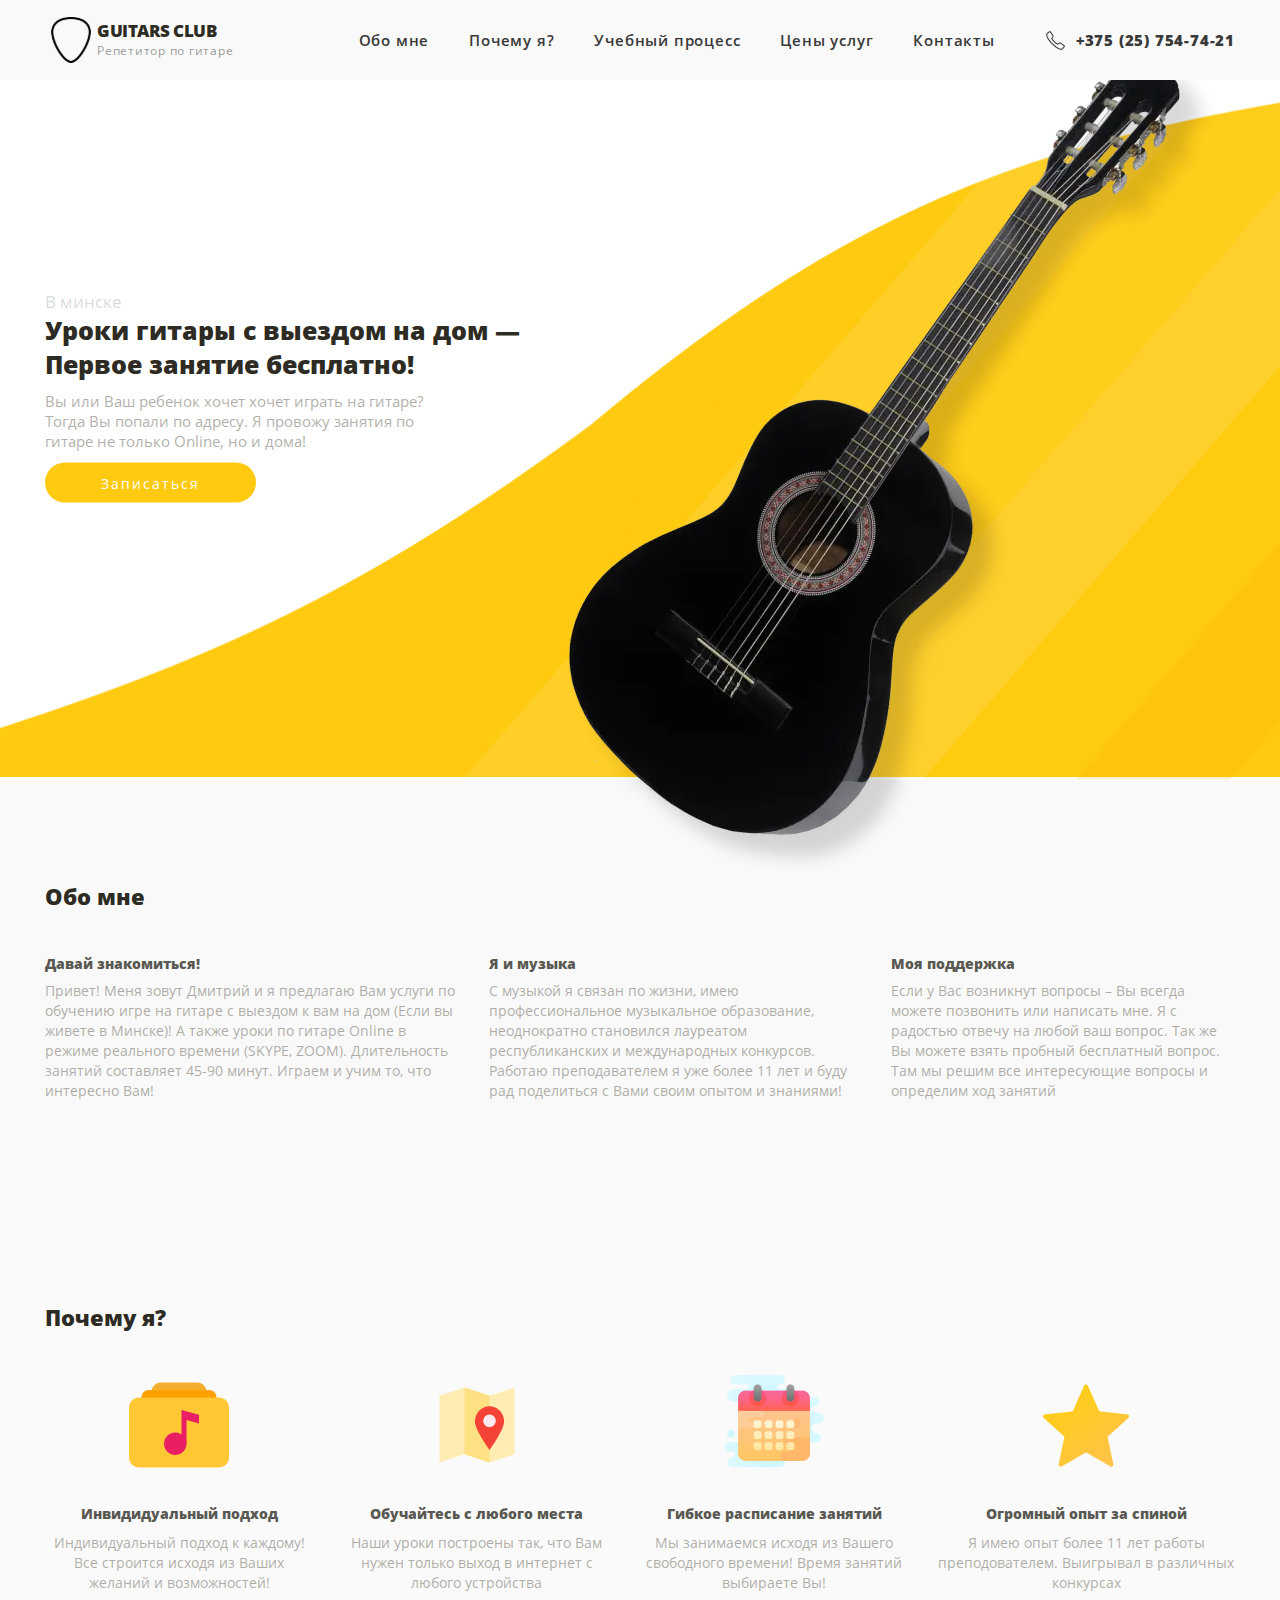
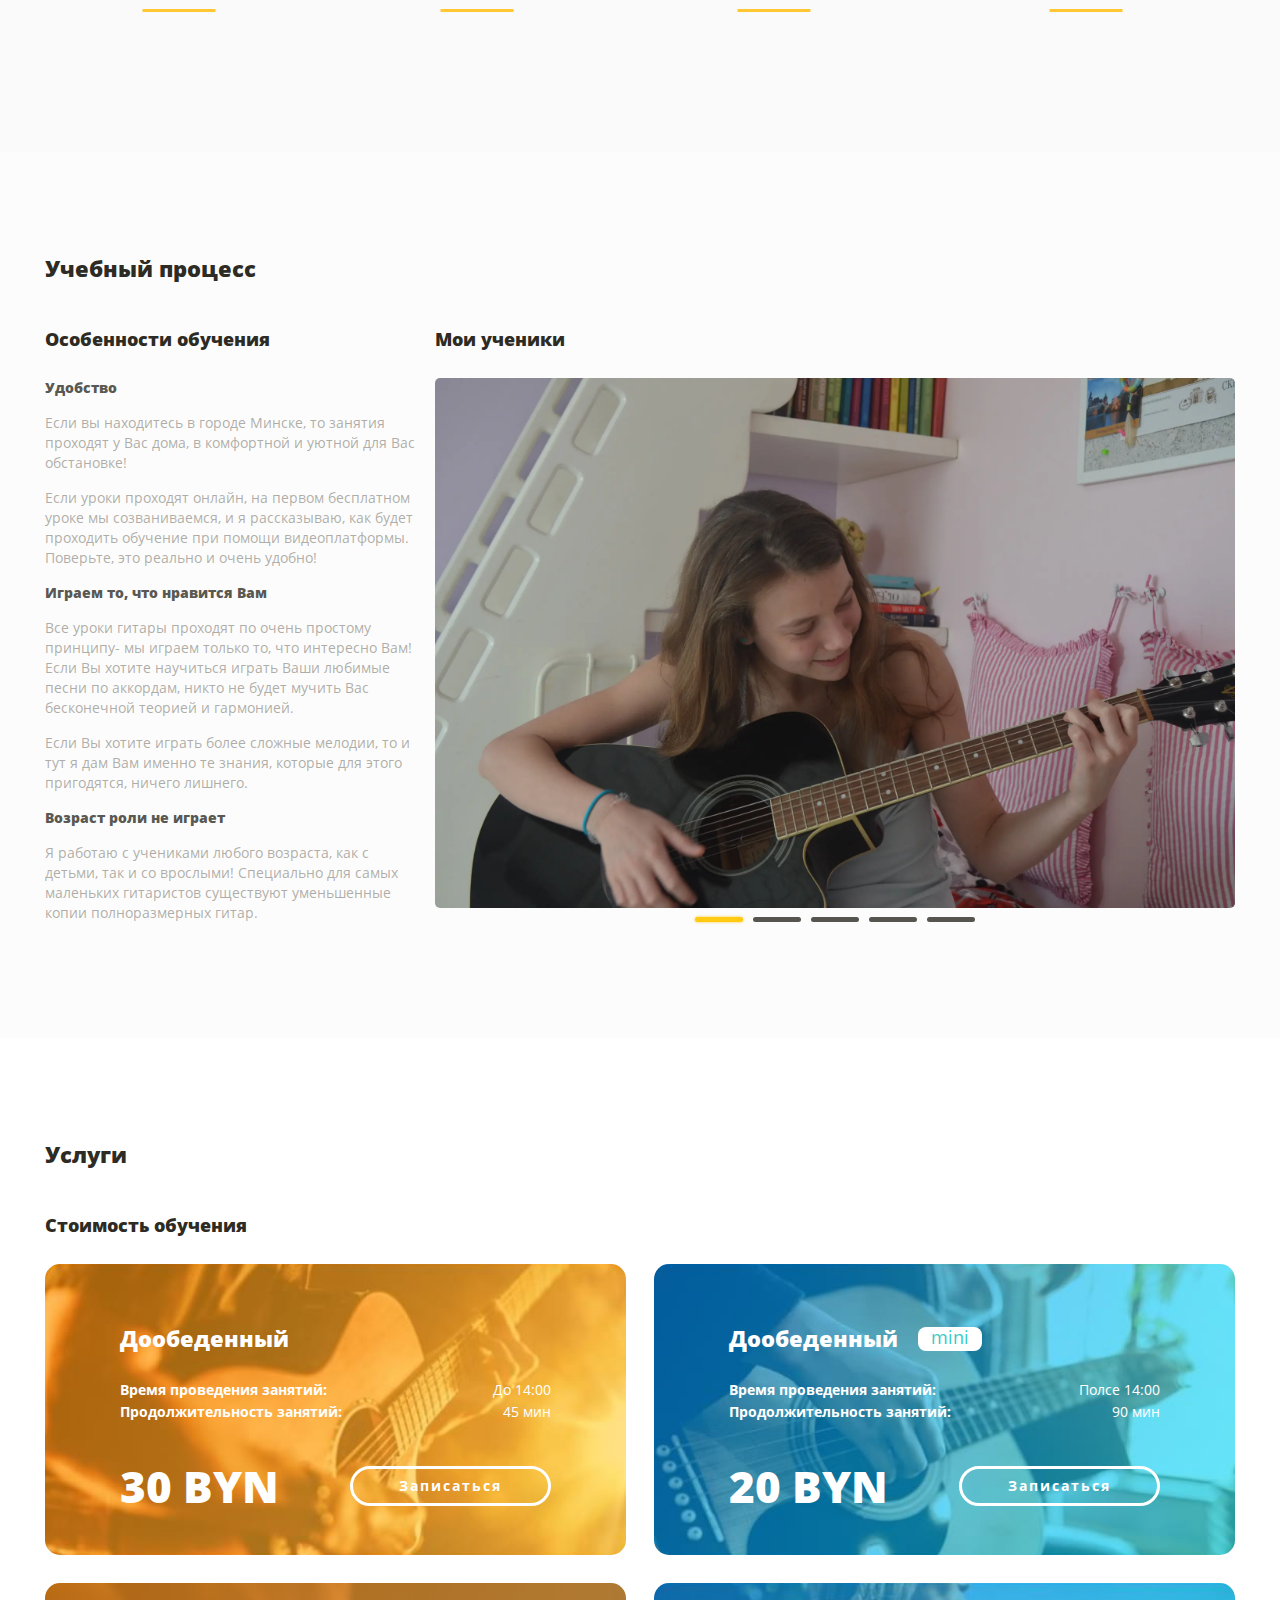
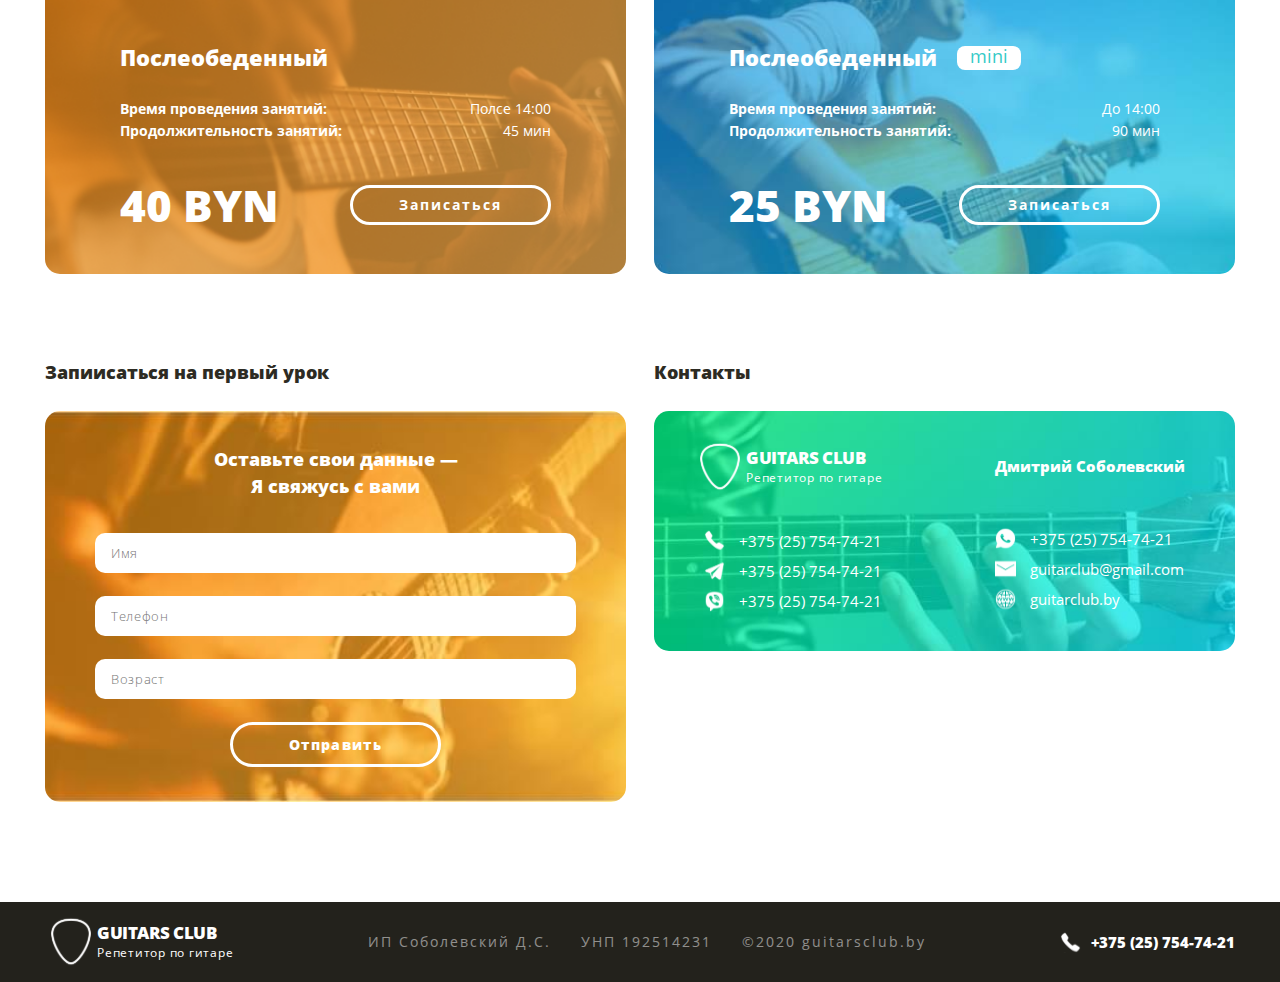
<file: index.html>
<!DOCTYPE html><html lang="ru">	<head>	<meta charset="utf-8" />	<meta name="viewport" content="width=device-width, initial-scale=1.0, maximum-scale=1.0, user-scalable=0" />	<meta name="description" content="" />	<meta name="author" content="" />	<meta name="Address" content="" />	<link rel="icon" href="img/icons/header/fav.png" type="" />	<meta name="description" content="" />	<meta name="keywords" content="" />	<meta name="robots" content="index, follow" />	<meta name="Copyright" content="" />	<meta name="application-name" content="" />	<!-- локализация сайта, для русскоязычного сайта ru_RU -->	<meta property="og:locale" content="ru_RU" />	<!-- тип контента, по умолчанию используется article -->	<meta property="og:type" content="article" />	<!-- заголовок страницы, который будет выводится в записи социальной сети -->	<meta property="og:title" content="" />	<!-- описание страницы -->	<meta property="og:description" content="" />	<!-- <meta property="og:image" content="https://motodrive.by/img/favicon.png" /> -->	<!-- <meta property="og:url" content="https://motodrive.by/" /> -->	<meta name="twitter:card" content="summary" />	<meta name="twitter:site" content="" />	<meta property="og:site_name" content="" />	<meta name="twitter:title" content="" />	<meta name="twitter:description" content="" />	<!-- <link rel="icon" href="https://motodrive.by/img/favicon.png" /> -->	<link rel="stylesheet" href="css/style.css" />	<meta name="googlebot" content="index, follow, max-snippet:-1, max-image-preview:large, max-video-preview:-1" />	<meta name="bingbot" content="index, follow, max-snippet:-1, max-image-preview:large, max-video-preview:-1" />	<title>GiutarsClub</title></head>	<body>		<div class="wrapper">			<div id="preloader"></div>			<link rel="stylesheet" href="../css/style.min.css" /><header class="header">	<div class="header__container _container">		<div class="header__body">			<div class="header__logo logo">				<div class="logo__photo"><picture><source srcset="img/icons/header/med.svg" type="image/webp"><img src="img/icons/header/med.svg" alt="logo" /></picture></div>				<a class="logo__text scrollto" href="#mainblock">					<div class="logo__main">GUITARS CLUB</div>					<div class="logo__sub">Репетитор по гитаре</div>				</a>			</div>			<div class="menu__icon icon-menu">				<span></span>			</div>			<div class="header__menu menu">				<nav class="menu__body">					<ul class="menu__list">						<li><a href="#about" class="menu__link hover scrollto">Обо мне</a></li>						<li><a href="#advan" class="menu__link hover scrollto">Почему я?</a></li>						<li><a href="#learn" class="menu__link hover scrollto">Учебный процесс</a></li>						<li><a href="#products" class="menu__link hover scrollto">Цены услуг</a></li>						<li><a href="#contacts" class="menu__link hover scrollto">Контакты</a></li>						<li>							<a href="tel:+375257547421" class="menu__link"><picture><source srcset="img/icons/header/phone.svg" type="image/webp"><img src="img/icons/header/phone.svg" alt="phone" /></picture>+375 (25) 754-74-21</a>						</li>					</ul>				</nav>			</div>		</div>	</div></header>			<main class="page">				<div class="mainblock" id="mainblock">					<div class="mainblock__container _container">						<div class="mainblock__content">							<div class="mainblock__inf inf">								<p>В минске</p>								<h1>									Уроки гитары с выездом на дом — <br />									Первое занятие бесплатно!								</h1>								<h2>									Вы или Ваш ребенок хочет хочет играть на гитаре? Тогда Вы попали по адресу. Я провожу занятия по гитаре не только Online, но и дома!								</h2>								<a href="#contacts" class="scrollto">Записаться</a>							</div>						</div>					</div>					<div class="mainblock__image">						<picture><source srcset="img/guitar.webp" type="image/webp"><img src="img/guitar.png" alt="" /></picture>					</div>				</div>				<div class="content">					<section id="about" class="about">						<div class="about__container _container">							<div class="about__content section-content">								<div class="about__title section-title">Обо мне</div>								<div class="about__inf inf-about">									<div class="inf-about__item">										<h3>Давай знакомиться!</h3>										<p>											Привет! Меня зовут Дмитрий и я предлагаю Вам услуги по обучению игре на гитаре с выездом к вам на дом (Если вы живете в Минске)!											А также уроки по гитаре Online в режиме реального времени (SKYPE, ZOOM). Длительность занятий составляет 45-90 минут. Играем и											учим то, что интересно Вам!										</p>									</div>									<div class="inf-about__item">										<h3>Я и музыка</h3>										<p>											С музыкой я связан по жизни, имею профессиональное музыкальное образование, неоднократно становился лауреатом республиканских и											международных конкурсов. Работаю преподавателем я уже более 11 лет и буду рад поделиться с Вами своим опытом и знаниями!										</p>									</div>									<div class="inf-about__item">										<h3>Моя поддержка</h3>										<p>											Если у Вас возникнут вопросы – Вы всегда можете позвонить или написать мне. Я с радостью отвечу на любой ваш вопрос. Так же Вы											можете взять пробный бесплатный вопрос. Там мы решим все интересующие вопросы и определим ход занятий										</p>									</div>								</div>							</div>						</div>					</section>					<section id="advan" class="advan">						<div class="advan__container _container">							<div class="advan__content section-content">								<div class="advan__title section-title">Почему я?</div>								<div class="advan__inf inf-advan">									<div class="inf-advan__item">										<div class="icon"><picture><source srcset="img/icons/icon1.svg" type="image/webp"><img src="img/icons/icon1.svg" alt="" /></picture></div>										<h3>Инвидидуальный подход</h3>										<p>Индивидуальный подход к каждому! Все строится исходя из Ваших желаний и возможностей!</p>										<span></span>									</div>									<div class="inf-advan__item">										<div class="icon"><picture><source srcset="img/icons/icon2.svg" type="image/webp"><img src="img/icons/icon2.svg" alt="" /></picture></div>										<h3>Обучайтесь с любого места</h3>										<p>Наши уроки построены так, что Вам нужен только выход в интернет с любого устройства</p>										<span></span>									</div>									<div class="inf-advan__item">										<div class="icon"><picture><source srcset="img/icons/icon3.svg" type="image/webp"><img src="img/icons/icon3.svg" alt="" /></picture></div>										<h3>Гибкое расписание занятий</h3>										<p>Мы занимаемся исходя из Вашего свободного времени! Время занятий выбираете Вы!</p>										<span></span>									</div>									<div class="inf-advan__item">										<div class="icon"><picture><source srcset="img/icons/icon4.svg" type="image/webp"><img src="img/icons/icon4.svg" alt="" /></picture></div>										<h3>Огромный опыт за спиной</h3>										<p>Я имею опыт более 11 лет работы преподователем. Выигрывал в различных конкурсах</p>										<span></span>									</div>								</div>							</div>						</div>					</section>					<section id="learn" class="learn">						<div class="learn__container _container">							<div class="learn__content section-content">								<div class="learn__title section-title">Учебный процесс</div>								<div class="learn__container">									<div class="learn__column column-learn">										<h3>Особенности обучения</h3>										<div class="column-learn__gal">											<div class="column-learn__item">												<h4>Удобство</h4>												<p>Если вы находитесь в городе Минске, то занятия проходят у Вас дома, в комфортной и уютной для Вас обстановке!</p>												<p>													Если уроки проходят онлайн, на первом бесплатном уроке мы созваниваемся, и я рассказываю, как будет проходить обучение при													помощи видеоплатформы. Поверьте, это реально и очень удобно!												</p>											</div>											<div class="column-learn__item">												<h4>Играем то, что нравится Вам</h4>												<p>													Все уроки гитары проходят по очень простому принципу- мы играем только то, что интересно Вам! Если Вы хотите научиться													играть Ваши любимые песни по аккордам, никто не будет мучить Вас бесконечной теорией и гармонией.												</p>												<p>													Если Вы хотите играть более сложные мелодии, то и тут я дам Вам именно те знания, которые для этого пригодятся, ничего													лишнего.												</p>											</div>											<div class="column-learn__item">												<h4>Возраст роли не играет</h4>												<p>													Я работаю с учениками любого возраста, как с детьми, так и со врослыми! Специально для самых маленьких гитаристов существуют													уменьшенные копии полноразмерных гитар.												</p>											</div>										</div>									</div>									<div class="learn__column">										<h3>Мои ученики</h3>										<div class="slider">											<div class="slider__item"><picture><source srcset="img/slider/slide.webp" type="image/webp"><img src="img/slider/slide.jpg" alt="" /></picture></div>											<div class="slider__item"><picture><source srcset="img/slider/slide.webp" type="image/webp"><img src="img/slider/slide.jpg" alt="" /></picture></div>											<div class="slider__item"><picture><source srcset="img/slider/slide.webp" type="image/webp"><img src="img/slider/slide.jpg" alt="" /></picture></div>											<div class="slider__item"><picture><source srcset="img/slider/slide.webp" type="image/webp"><img src="img/slider/slide.jpg" alt="" /></picture></div>											<div class="slider__item"><picture><source srcset="img/slider/slide.webp" type="image/webp"><img src="img/slider/slide.jpg" alt="" /></picture></div>										</div>									</div>								</div>							</div>						</div>					</section>					<section id="products" class="products">						<div class="products__container _container">							<div class="products__content section-content">								<div class="products__title section-title">Услуги</div>								<div class="products__container">									<h3>Стоимость обучения</h3>									<div class="products__diff">										<div class="products__item item-product">											<div class="item-product__column">												<h4>Дообеденный</h4>											</div>											<div class="item-product__column">												<div class="item-product__inf">													<h5>Время проведения занятий:</h5>													<p>До 14:00</p>												</div>												<div class="item-product__inf">													<h5>Продолжительность занятий:</h5>													<p>45 мин</p>												</div>											</div>											<div class="item-product__column">												<div class="price">30 BYN</div>												<a href="#contacts" class="scrollto">Записаться</a>											</div>										</div>										<div class="products__item item-product">											<div class="item-product__column mini__column">												<h4>Дообеденный</h4>												<div class="mini">mini</div>											</div>											<div class="item-product__column">												<div class="item-product__inf">													<h5>Время проведения занятий:</h5>													<p>Полсе 14:00</p>												</div>												<div class="item-product__inf">													<h5>Продолжительность занятий:</h5>													<p>90 мин</p>												</div>											</div>											<div class="item-product__column">												<div class="price">20 BYN</div>												<a href="#contacts" class="scrollto">Записаться</a>											</div>										</div>										<div class="products__item item-product">											<div class="item-product__column">												<h4>Послеобеденный</h4>											</div>											<div class="item-product__column">												<div class="item-product__inf">													<h5>Время проведения занятий:</h5>													<p>Полсе 14:00</p>												</div>												<div class="item-product__inf">													<h5>Продолжительность занятий:</h5>													<p>45 мин</p>												</div>											</div>											<div class="item-product__column">												<div class="price">40 BYN</div>												<a href="#contacts" class="scrollto">Записаться</a>											</div>										</div>										<div class="products__item item-product">											<div class="item-product__column mini__column">												<h4>Послеобеденный</h4>												<div class="mini">mini</div>											</div>											<div class="item-product__column">												<div class="item-product__inf">													<h5>Время проведения занятий:</h5>													<p>До 14:00</p>												</div>												<div class="item-product__inf">													<h5>Продолжительность занятий:</h5>													<p>90 мин</p>												</div>											</div>											<div class="item-product__column">												<div class="price">25 BYN</div>												<a href="#contacts" class="scrollto">Записаться</a>											</div>										</div>									</div>									<div class="products__column column-products" id="contacts">										<div class="column-products__item">											<h3>Запиисаться на первый урок</h3>											<div class="form">												<form id="form" action="#" class="form__body">													<div class="form__title">														Оставьте свои данные — <br />														Я свяжусь с вами													</div>													<div class="form__item">														<input data-validate-field="name" type="text" id="forName" name="name" class="form__input _req" placeholder="Имя" />													</div>													<div class="form__item">														<input															data-validate-field="tel"															type="tel"															id="forPhone"															name="phone"															class="form__input _req _phone"															placeholder="Телефон"														/>													</div>													<div class="form__item">														<input															data-validate-field="age"															type="number"															id="forEmail"															name="Age"															class="form__input _age _req"															placeholder="Возраст"														/>													</div>													<button type="submit" class="form__button">Отправить</button>												</form>											</div>										</div>										<div class="column-products__item">											<h3>Контакты</h3>											<div class="column-products__contacts contacts-column">												<div class="contacts-column__body">													<div class="contacts-column__item">														<div class="contacts__logo logo">															<div class="logo__photo"><picture><source srcset="img/medwhite.svg" type="image/webp"><img src="img/medwhite.svg" alt="logo" /></picture></div>															<div class="logo__text">																<div class="logo__main">GUITARS CLUB</div>																<div class="logo__sub">Репетитор по гитаре</div>															</div>														</div>														<div class="contacts__links link">															<a class="link__item" href="tel:+375257547421" target="_blank">																<div class="link__item-photo"><picture><source srcset="img/phone-white.svg" type="image/webp"><img src="img/phone-white.svg" alt="" /></picture></div>																+375 (25) 754-74-21 </a															><a class="link__item" href="tg://resolve?domain=<375257547421>" target="_blank">																<div class="link__item-photo"><picture><source srcset="img/icons/telegram.svg" type="image/webp"><img src="img/icons/telegram.svg" alt="" /></picture></div>																+375 (25) 754-74-21 </a															><a class="link__item" href="viber://chat/?number=+375257547421">																<div class="link__item-photo"><picture><source srcset="img/icons/viber.svg" type="image/webp"><img src="img/icons/viber.svg" alt="" /></picture></div>																+375 (25) 754-74-21															</a>														</div>													</div>													<div class="contacts-column__item">														<div class="contacts__name">Дмитрий Соболевский</div>														<div class="contacts__links link">															<a class="link__item" href="https://api.whatsapp.com/send?phone=+375257547421">																<div class="link__item-photo"><picture><source srcset="img/icons/whatsapp.svg" type="image/webp"><img src="img/icons/whatsapp.svg" alt="" /></picture></div>																+375 (25) 754-74-21 </a															><a class="link__item" href="mailto:guitarclub@gmail.com">																<div class="link__item-photo"><picture><source srcset="img/icons/mail.svg" type="image/webp"><img src="img/icons/mail.svg" alt="" /></picture></div>																guitarclub@gmail.com</a															><a class="link__item scrollto" href="#mainblock">																<div class="link__item-photo"><picture><source srcset="img/icons/site.svg" type="image/webp"><img src="img/icons/site.svg" alt="" /></picture></div>																guitarclub.by															</a>														</div>													</div>												</div>											</div>										</div>									</div>								</div>							</div>						</div>					</section>				</div>			</main>			<footer class="footer">	<div class="footer__container _container">		<div class="footer__content">			<div class="footer__body">				<a href="#mainblock" class="footer__logo header__logo logo scrollto">					<div class="logo__photo"><picture><source srcset="img/medwhite.svg" type="image/webp"><img src="img/medwhite.svg" alt="logo" /></picture></div>					<div class="logo__text">						<div class="logo__main">GUITARS CLUB</div>						<div class="logo__sub">Репетитор по гитаре</div>					</div>				</a>				<div class="footer__column column-footer">					<div class="column-footer__item">ИП Соболевский Д.С.</div>					<div class="column-footer__item">УНП 192514231</div>					<div class="column-footer__item">©2020 <a href="#mainblock" class="scrollto">guitarsclub.by</a></div>				</div>				<div class="footer__phone media">					<a href="tel:+375257547421" class="phone scrollto"><picture><source srcset="img/phone-white.svg" type="image/webp"><img src="img/phone-white.svg" alt="phone" /></picture>+375 (25) 754-74-21</a>				</div>				<div class="column-copy">©2020 <a href="#mainblock" class="scrollto">guitarsclub.by</a></div>			</div>		</div>	</div></footer>		</div>				<script src="js/script.js"></script>	</body></html>
</file>
<file: css/style.css>
@charset "UTF-8";

/*Обнуление*/

* {
  padding: 0;
  margin: 0;
  border: 0;
}

*,
*:before,
*:after {
  -webkit-box-sizing: border-box;
  box-sizing: border-box;
}

:focus,
:active {
  outline: none;
}

a:focus,
a:active {
  outline: none;
}

nav,
footer,
header,
aside {
  display: block;
}

html,
body {
  height: 100%;
  width: 100%;
  font-size: 100%;
  line-height: 1;
  font-size: 14px;
  -ms-text-size-adjust: 100%;
  -moz-text-size-adjust: 100%;
  -webkit-text-size-adjust: 100%;
}

input,
button,
textarea {
  font-family: inherit;
}

input::-ms-clear {
  display: none;
}

button {
  cursor: pointer;
}

button::-moz-focus-inner {
  padding: 0;
  border: 0;
}

a,
a:visited {
  text-decoration: none;
}

a:hover {
  text-decoration: none;
}

ul li {
  list-style: none;
}

img {
  vertical-align: top;
}

h1,
h2,
h3,
h4,
h5,
h6 {
  font-weight: 400;
}

/* -------------------------fONTScONV-------------------- */

@font-face {
  font-family: "OpenSans";
  font-display: swap;
  src: url("../fonts/OpenSans-Bold.woff") format("woff"), url("../fonts/OpenSans-Bold.woff2") format("woff2");
  font-weight: 700;
  font-style: normal;
}

@font-face {
  font-family: "OpenSans";
  font-display: swap;
  src: url("../fonts/OpenSans-ExtraBold.woff") format("woff"), url("../fonts/OpenSans-ExtraBold.woff2") format("woff2");
  font-weight: 800;
  font-style: normal;
}

@font-face {
  font-family: "OpenSans";
  font-display: swap;
  src: url("../fonts/OpenSans-Light.woff") format("woff"), url("../fonts/OpenSans-Light.woff2") format("woff2");
  font-weight: 300;
  font-style: normal;
}

@font-face {
  font-family: "OpenSans";
  font-display: swap;
  src: url("../fonts/OpenSans-Regular.woff") format("woff"), url("../fonts/OpenSans-Regular.woff2") format("woff2");
  font-weight: 400;
  font-style: normal;
}

@font-face {
  font-family: "OpenSans";
  font-display: swap;
  src: url("../fonts/OpenSans-SemiBold.woff") format("woff"), url("../fonts/OpenSans-SemiBold.woff2") format("woff2");
  font-weight: 600;
  font-style: normal;
}

/* ------------------ibg-------------------- */

.ibg {
  background-position: center;
  background-size: cover;
  background-repeat: no-repeat;
  position: relative;
}

.ibg img {
  width: 0;
  height: 0;
  position: absolute;
  top: 0;
  left: 0;
  opacity: 0;
  visibility: hidden;
}

#progress_line {
  position: fixed;
  left: 0;
  top: 0;
  width: 0%;
  height: 4px;
  background: red;
}

/* ------------------Font-------------------- */

/*----------Переменные------------------- */

/*----------Переменные------------------- */

body {
  color: #000;
  font-size: 14px;
  font-family: "OpenSans", sans-serif;
  letter-spacing: 2px;
  overflow: auto;
}

body.active {
  overflow-y: scroll;
}

body._lock {
  overflow: hidden;
}

.wrapper {
  width: 100%;
  min-height: 100%;
  overflow: hidden;
  display: -webkit-box;
  display: -ms-flexbox;
  display: flex;
  -webkit-box-orient: vertical;
  -webkit-box-direction: normal;
      -ms-flex-direction: column;
          flex-direction: column;
}

.page {
  position: relative;
}

._container {
  max-width: 1230px;
  margin: 0 auto;
  padding: 0 20px;
}

.logo {
  display: -webkit-box;
  display: -ms-flexbox;
  display: flex;
  -webkit-box-align: center;
      -ms-flex-align: center;
          align-items: center;
  position: relative;
  z-index: 3;
  cursor: pointer;
}

.logo:hover .logo__main,
.logo:hover .logo__sub {
  color: #ffc734;
  -webkit-transition: 0.3s;
  -o-transition: 0.3s;
  transition: 0.3s;
}

.header {
  position: fixed;
  min-width: 100%;
  top: 0;
  left: 0;
  z-index: 50;
}

.header::before {
  content: "";
  background-color: #f9f9f9;
  position: absolute;
  z-index: 2;
  top: 0;
  left: 0;
  width: 100%;
  height: 100%;
}

.header__body {
  height: 80px;
  display: -webkit-box;
  display: -ms-flexbox;
  display: flex;
  -webkit-box-pack: justify;
      -ms-flex-pack: justify;
          justify-content: space-between;
  -webkit-box-align: center;
      -ms-flex-align: center;
          align-items: center;
  position: relative;
}

.header__logo .logo__main {
  font-size: calc(15px + 3 * ((100vw - 320px) / 1570));
  font-weight: 800;
  line-height: 20px;
  letter-spacing: -0.5px;
  color: #2d2b23;
}

.header__logo .logo__sub {
  font-size: calc(10px + 4 * ((100vw - 320px) / 1570));
  font-weight: 400;
  font-stretch: normal;
  font-style: normal;
  letter-spacing: 0.75px;
  color: rgba(54, 54, 54, 0.5);
  line-height: 19px;
}

.header__menu {
  position: relative;
}

.menu__icon {
  display: none;
}

.menu__body {
  display: -webkit-box;
  display: -ms-flexbox;
  display: flex;
}

.menu__list {
  display: -webkit-box;
  display: -ms-flexbox;
  display: flex;
  position: relative;
  z-index: 3;
}

.menu__link {
  font-size: calc(15px + 0 * ((100vw - 320px) / 1570));
  font-weight: 600;
  font-stretch: normal;
  font-style: normal;
  line-height: normal;
  letter-spacing: 0.8px;
  text-align: left;
  color: #393939;
  margin: 0 20px 0 0px;
}

.menu__link:last-child:hover {
  color: #ffc734;
  -webkit-transition: 0.3s;
  -o-transition: 0.3s;
  transition: 0.3s;
}

.menu__link:last-child img {
  margin: 0 10px 0;
}

.menu__link.hover:hover {
  color: #ffca0f;
  -webkit-transition: 0.3s;
  -o-transition: 0.3s;
  transition: 0.3s;
}

.menu .contact {
  position: relative;
  display: -webkit-box;
  display: -ms-flexbox;
  display: flex;
  -webkit-box-align: center;
      -ms-flex-align: center;
          align-items: center;
  z-index: 3;
  margin-left: 50px;
}

.menu .contact .contact__photo {
  margin-right: 10px;
}

.menu .contact .contact__phone {
  font-size: calc(10px + 5 * ((100vw - 320px) / 1570));
  font-weight: 800;
  cursor: pointer;
}

.menu__list li:last-child a {
  font-weight: 900;
}

.mainblock {
  height: 780px;
  background-color: #ffc53475;
  background: url("../img/wave2yel.png");
  background-position: bottom;
  background-size: cover;
  background-repeat: no-repeat;
  position: relative;
}

.mainblock__inf {
  position: absolute;
  top: 50%;
  -webkit-transform: translateY(-50%);
      -ms-transform: translateY(-50%);
          transform: translateY(-50%);
}

.mainblock__image {
  position: absolute;
  top: 45px;
  right: -55px;
  z-index: 54;
}

.mainblock__image.active {
  z-index: 4;
}

.mainblock__inf {
  max-width: 637px;
}

.mainblock__inf p {
  font-size: calc(13px + 4 * ((100vw - 320px) / 1570));
  font-size: 17px;
  font-weight: normal;
  font-stretch: normal;
  font-style: normal;
  line-height: normal;
  letter-spacing: normal;
  color: rgba(49, 55, 73, 0.2);
}

.mainblock__inf h1 {
  font-size: calc(17px + 13 * ((100vw - 320px) / 1570));
  font-weight: 800;
  font-stretch: normal;
  font-style: normal;
  line-height: normal;
  letter-spacing: normal;
  color: #2d2b23;
}

.mainblock__inf h2 {
  margin-top: 10px;
  font-size: calc(12px + 3 * ((100vw - 320px) / 1570));
  color: rgba(101, 95, 85, 0.5);
  letter-spacing: 0%;
  max-width: 404px;
  font-size: 15px;
  font-weight: normal;
  font-stretch: normal;
  font-style: normal;
  line-height: normal;
  letter-spacing: normal;
  margin-bottom: 26px;
}

.mainblock__inf a {
  width: 216px;
  height: 43.4px;
  margin: 12px 351px 0 0;
  padding: 11px 56px 9.6px 56px;
  border-radius: 100px;
  background-color: #ffca0f;
  color: #ffffff;
}

.about {
  background: #f9f9f9;
}

.section-content {
  padding: 100px 0;
}

.section-title {
  font-size: calc(18px + 7 * ((100vw - 320px) / 1570));
  font-style: normal;
  font-weight: 800;
  line-height: 34px;
  letter-spacing: 0em;
  text-align: left;
  margin-bottom: 40px;
  color: #2d2b23;
}

.inf-about {
  display: -webkit-box;
  display: -ms-flexbox;
  display: flex;
  -webkit-box-pack: justify;
      -ms-flex-pack: justify;
          justify-content: space-between;
}

.inf-about__item {
  margin-right: 29px;
}

.inf-about__item:last-child {
  margin-right: 0;
}

.inf-about__item h3 {
  font-size: calc(12px + 3 * ((100vw - 320px) / 1570));
  font-style: normal;
  font-weight: 800;
  line-height: 20px;
  letter-spacing: 0em;
  color: rgba(45, 43, 35, 0.8);
  margin-bottom: 7px;
}

.inf-about__item p {
  font-size: calc(12px + 3 * ((100vw - 320px) / 1570));
  font-style: normal;
  font-weight: 400;
  line-height: 20px;
  letter-spacing: 0em;
  color: rgba(101, 95, 85, 0.5);
}

.advan {
  background: #fafafa;
}

.advan .inf-advan {
  display: -ms-grid;
  display: grid;
  -ms-grid-columns: 1fr 1fr 1fr 1fr;
  grid-template-columns: 1fr 1fr 1fr 1fr;
}

.advan .inf-advan__item {
  text-align: center;
  margin-right: 29px;
  position: relative;
  margin-bottom: 40px;
}

.advan .inf-advan__item:last-child {
  margin-right: 0;
}

.advan .inf-advan__item h3 {
  font-weight: 800;
  font-size: calc(12px + 3 * ((100vw - 320px) / 1570));
  line-height: 20px;
  letter-spacing: 0em;
  text-align: center;
  color: rgba(45, 43, 35, 0.8);
  margin-bottom: 9px;
  margin-top: 29px;
}

.advan .inf-advan__item p {
  font-size: calc(12px + 3 * ((100vw - 320px) / 1570));
  font-style: normal;
  font-weight: 400;
  line-height: 20px;
  letter-spacing: 0em;
  color: rgba(101, 95, 85, 0.5);
  margin-bottom: 19px;
}

.advan .inf-advan__item span {
  display: block;
  position: absolute;
  margin: 0 auto;
  bottom: 0;
  width: 73px;
  height: 3px;
  background-color: #ffc734;
  bottom: 0%;
  left: 50%;
  -webkit-transform: translate(-50%, 0%);
      -ms-transform: translate(-50%, 0%);
          transform: translate(-50%, 0%);
}

.learn {
  background: #fcfcfc;
}

.learn__container {
  display: -webkit-box;
  display: -ms-flexbox;
  display: flex;
}

.learn__column h3 {
  font-size: calc(15px + 5 * ((100vw - 320px) / 1570));
  font-style: normal;
  font-weight: 800;
  line-height: 27px;
  letter-spacing: 0em;
  margin-bottom: 25px;
  color: #2d2b23;
}

.menu__list li:last-child a {
  margin-right: 0;
}

.column-learn {
  min-width: 0;
  margin: 0 15px 0 0;
}

.column-learn__gal {
  display: -ms-grid;
  display: grid;
}

.column-learn__item h4 {
  font-style: normal;
  font-weight: 800;
  font-size: calc(13px + 2 * ((100vw - 320px) / 1570));
  line-height: 20px;
  color: rgba(45, 43, 35, 0.8);
  margin-bottom: 15px;
  letter-spacing: 0em;
}

.column-learn__item p {
  font-size: calc(13px + 2 * ((100vw - 320px) / 1570));
  font-style: normal;
  font-weight: 400;
  line-height: 20px;
  letter-spacing: 0em;
  color: rgba(101, 95, 85, 0.5);
  margin-bottom: 15px;
}

.learn__column:last-child {
  max-width: 800px;
}

.slider__item img {
  width: 100%;
  height: auto;
}

/* Слайдер */

.slider__item img {
  width: 100%;
  height: auto;
}

/* Слайдер */

.slick-slider {
  min-width: 0;
  position: relative;
}

.slick-slider:hover .slick-arrow.slick-prev,
.slick-slider:hover .slick-arrow.slick-next {
  opacity: 1;
  -webkit-transition: 0.3s;
  -o-transition: 0.3s;
  transition: 0.3s;
}

/* Ограничивающая оболочка */

.slick-list {
  overflow: hidden;
  border-radius: 5px;
}

/* Лента слайдов */

.slick-track {
  display: -webkit-box;
  display: -ms-flexbox;
  display: flex;
}

/* Слайд */

/* Слайд активный (показывается) */

/* Слайд основной */

/* Слайд по центру */

/* Клонированный слайд */

/* Стрелка */

.slick-arrow {
  position: absolute;
  top: 47%;
  font-size: 0;
  width: 44px;
  height: 44px;
  margin: 0 22px;
}

/* Стрелка влево */

.slick-arrow.slick-prev {
  opacity: 0;
  left: 0;
  z-index: 10;
  background: url("../img/slider/prev.svg") rgba(255, 255, 255, 0.4) no-repeat;
  text-align: center;
  border-radius: 8px;
  background-position: center center;
}

/* Стрелка вправо */

.slick-arrow.slick-next {
  opacity: 0;
  right: 0;
  z-index: 10;
  background: url("../img/slider/next.png") no-repeat;
  border-radius: 8px;
  background: url("../img/slider/next.png") rgba(255, 255, 255, 0.4) no-repeat;
  background-position: center center;
}

/* Стрелка не активная */

/* Точки (булиты) */

.slick-dots {
  display: -webkit-box;
  display: -ms-flexbox;
  display: flex;
  -webkit-box-pack: center;
      -ms-flex-pack: center;
          justify-content: center;
  -webkit-box-align: center;
      -ms-flex-align: center;
          align-items: center;
}

.slick-dots li {
  list-style: none;
  margin: 0 5px;
}

/* Активная точка */

/* Элемент точки */

.slick-dots button {
  font-size: 0;
  width: 48px;
  height: 5px;
  background: rgba(45, 43, 35, 0.8);
  border-radius: 2.5px;
}

.slick-dots li.slick-active button {
  background: #ffca0f;
  -webkit-box-shadow: 0px 0px 3px #ffc734;
          box-shadow: 0px 0px 3px #ffc734;
}

.products__container h3 {
  font-size: calc(15px + 5 * ((100vw - 320px) / 1570));
  font-style: normal;
  font-weight: 800;
  line-height: 27px;
  color: #2d2b23;
  margin-bottom: 25px;
  letter-spacing: 0em;
}

.products__diff {
  display: -ms-grid;
  display: grid;
  -ms-grid-columns: 1fr 1fr;
  grid-template-columns: 1fr 1fr;
  grid-gap: 2em;
}

.products__item {
  padding: 35px 75px;
}

.products__item h4 {
  font-size: calc(18px + 7 * ((100vw - 320px) / 1570));
  font-style: normal;
  font-weight: 800;
  line-height: 34px;
  letter-spacing: 0em;
  text-align: left;
  color: #fff;
  line-height: 80px;
}

.item-product:nth-child(2) {
  background: url("../img/back4.jpg");
  background-position: center;
  background-size: cover;
  background-repeat: no-repeat;
  position: relative;
}

.item-product:nth-child(3) {
  background: url("../img/back1.png");
  background-position: center;
  background-size: cover;
  background-repeat: no-repeat;
  position: relative;
}

.item-product:nth-child(4) {
  background: url("../img/back3.jpg");
  background-position: center;
  background-size: cover;
  background-repeat: no-repeat;
  position: relative;
}

.mini__column {
  display: -webkit-box;
  display: -ms-flexbox;
  display: flex;
  -webkit-box-align: center;
      -ms-flex-align: center;
          align-items: center;
}

.mini__column .mini {
  margin-left: 20px;
  padding: 2.5px 13px 4.5px 13px;
  background-color: #fff;
  border-radius: 8px;
  font-size: calc(14px + 6 * ((100vw - 320px) / 1570));
  font-style: normal;
  font-weight: 400;
  letter-spacing: 0em;
  color: #33cac7;
}

.item-product {
  background: url("../img/back2.jpg");
  border-radius: 15px;
  background-position: center;
  background-size: cover;
  background-repeat: no-repeat;
  position: relative;
}

.item-product__inf {
  display: -webkit-box;
  display: -ms-flexbox;
  display: flex;
  -webkit-box-pack: justify;
      -ms-flex-pack: justify;
          justify-content: space-between;
}

.item-product__inf h5 {
  font-size: calc(12px + 4 * ((100vw - 320px) / 1570));
  font-style: normal;
  font-weight: 700;
  line-height: 22px;
  letter-spacing: 0em;
  color: #fff;
}

.item-product__inf p {
  font-size: calc(12px + 4 * ((100vw - 320px) / 1570));
  font-style: normal;
  font-weight: 400;
  line-height: 22px;
  letter-spacing: 0em;
  color: #fff;
}

.item-product__column:last-child {
  margin-top: 29px;
  display: -webkit-box;
  display: -ms-flexbox;
  display: flex;
  -webkit-box-pack: justify;
      -ms-flex-pack: justify;
          justify-content: space-between;
  -webkit-box-align: center;
      -ms-flex-align: center;
          align-items: center;
}

.item-product__column:last-child a {
  color: #fff;
  padding: 10px 46px;
  border: 3px solid #fff;
  font-weight: 700;
  border-radius: 100px;
}

.item-product__column:last-child a:hover {
  border: 3px solid #ffca0f;
  color: #ffca0f;
  -webkit-transition: 0.3s ease-in-out;
  -o-transition: 0.3s ease-in-out;
  transition: 0.3s ease-in-out;
}

.price {
  font-size: calc(35px + 15 * ((100vw - 320px) / 1570));
  color: #ffffff;
  font-style: normal;
  font-weight: 800;
  line-height: 68px;
  letter-spacing: 0em;
  text-align: left;
}

.products__column {
  margin-top: 85px;
  display: -ms-grid;
  display: grid;
  -ms-grid-columns: 1fr 1fr;
  grid-template-columns: 1fr 1fr;
  grid-gap: 2em;
}

.form._sending .form__body::after {
  opacity: 1;
  visibility: visible;
  -webkit-transition: 0.3s;
  -o-transition: 0.3s;
  transition: 0.3s;
}

.form {
  background: url("../img/back2.jpg");
  background-position: center;
  background-size: cover;
  background-repeat: no-repeat;
  position: relative;
  border-radius: 15px;
}

.form__body {
  padding: 35px 50px;
  position: relative;
}

.form__body::after {
  content: "";
  position: absolute;
  top: 0;
  left: 0;
  width: 100%;
  height: 100%;
  border-radius: 15px;
  background: rgba(51, 51, 51, 0.664) url("../img/Rolling-1s-200px.gif") center/50px no-repeat;
  opacity: 0;
  visibility: hidden;
}

.form__title {
  font-size: calc(15px + 5 * ((100vw - 320px) / 1570));
  font-style: normal;
  font-weight: 800;
  line-height: 27px;
  letter-spacing: 0em;
  text-align: center;
  color: #ffffff;
  margin-bottom: 33px;
}

.form__input {
  width: 100%;
  min-width: 100%;
  height: 40px;
  margin: 0 0 23px 0;
  background: #ffffff;
  border-radius: 10px;
  letter-spacing: 0.05em;
  padding-left: 16px;
  color: rgba(0, 0, 0, 0.4);
  font-size: 13px;
  font-style: normal;
  font-weight: 300;
  line-height: 15px;
  letter-spacing: 0.05em;
  text-align: left;
}

.form__input._error {
  -webkit-box-shadow: 0 0 15px red;
          box-shadow: 0 0 15px red;
}

.form__input:focus {
  -webkit-box-shadow: 0 0 15px green;
          box-shadow: 0 0 15px green;
}

.form__button {
  display: -webkit-box;
  display: -ms-flexbox;
  display: flex;
  -webkit-box-pack: center;
      -ms-flex-pack: center;
          justify-content: center;
  color: #fff;
  text-shadow: 0px 4px 10px rgba(255, 199, 52, 0.2);
  padding: 10px 56px;
  border: 3px solid #fff;
  border-radius: 100px;
  background-color: transparent;
  margin: 0 auto;
  font-size: 14px;
  font-weight: 900;
  letter-spacing: 1.3px;
}

.form__button:hover {
  border: 3px solid #ffca0f;
  color: #ffca0f;
  -webkit-transition: 0.3s ease-in-out;
  -o-transition: 0.3s ease-in-out;
  transition: 0.3s ease-in-out;
}

input::-webkit-outer-spin-button,
input::-webkit-inner-spin-button {
  -webkit-appearance: none;
  margin: 0;
}

/* Firefox */

input[type="number"] {
  -moz-appearance: textfield;
}

.contacts-column__body {
  padding: 30px 50px;
}

.contacts-column {
  background: url("../img/contact.jpg");
  background-position: center;
  background-size: cover;
  background-repeat: no-repeat;
  position: relative;
  border-radius: 15px;
}

.contacts__logo {
  color: #fff;
  margin-left: -10px;
}

.contacts__logo .logo__main {
  font-size: calc(15px + 3 * ((100vw - 320px) / 1570));
  font-weight: 800;
  line-height: 20px;
  letter-spacing: -0.5px;
}

.contacts__logo .logo__sub {
  font-size: calc(10px + 4 * ((100vw - 320px) / 1570));
  font-weight: 400;
  font-stretch: normal;
  font-style: normal;
  letter-spacing: 0.75px;
  line-height: 19px;
}

.contacts__name {
  color: #fff;
  font-size: calc(15px + 0 * ((100vw - 320px) / 1570));
  font-style: normal;
  font-weight: 800;
  line-height: 20px;
  letter-spacing: 0em;
}

.contacts-column__body {
  display: -webkit-box;
  display: -ms-flexbox;
  display: flex;
  -webkit-box-pack: justify;
      -ms-flex-pack: justify;
          justify-content: space-between;
}

.contacts-column__item:nth-child(2) {
  padding-top: 15px;
}

.contacts-column__item:nth-child(2) .contacts__links {
  margin-top: 52px;
  margin-bottom: 0px;
}

.contacts__links {
  margin-top: 37px;
}

.link__item {
  display: -webkit-box;
  display: -ms-flexbox;
  display: flex;
  -webkit-box-align: center;
      -ms-flex-align: center;
          align-items: center;
  font-size: 15px;
  font-style: normal;
  font-weight: 400;
  line-height: 20px;
  color: #ffffff;
  position: relative;
  letter-spacing: 0em;
  margin-bottom: 8.5px;
}

.link__item img {
  margin-right: 14px;
}

.footer {
  background-color: #23221c;
  height: 80px;
  position: relative;
}

.footer__body {
  height: 80px;
  display: -webkit-box;
  display: -ms-flexbox;
  display: flex;
  -webkit-box-align: center;
      -ms-flex-align: center;
          align-items: center;
  -webkit-box-pack: justify;
      -ms-flex-pack: justify;
          justify-content: space-between;
}

.footer__logo {
  color: #fff;
}

.footer__logo .logo__main {
  font-size: calc(15px + 3 * ((100vw - 320px) / 1570));
  font-weight: 800;
  line-height: 20px;
  letter-spacing: -0.5px;
  color: #fff;
}

.footer__logo .logo__sub {
  font-size: calc(10px + 4 * ((100vw - 320px) / 1570));
  font-weight: 400;
  font-stretch: normal;
  color: #fff;
  font-style: normal;
  letter-spacing: 0.75px;
  line-height: 19px;
}

.footer__phone {
  display: -webkit-box;
  display: -ms-flexbox;
  display: flex;
  font-size: 15px;
  font-style: normal;
  font-weight: 800;
  line-height: 20px;
  letter-spacing: 0em;
}

.footer__phone .phone {
  color: #fff;
}

.footer__phone .phone:hover {
  color: #ffc734;
  -webkit-transition: 0.3s;
  -o-transition: 0.3s;
  transition: 0.3s;
}

.footer__phone .phone img {
  margin-right: 10px;
}

.column-copy {
  display: none;
  color: rgba(255, 255, 255, 0.5);
}

.column-copy a {
  color: rgba(255, 255, 255, 0.5);
}

.column-footer {
  display: -webkit-box;
  display: -ms-flexbox;
  display: flex;
}

.column-footer__item {
  color: rgba(255, 255, 255, 0.5);
  margin: 0 15px;
  word-break: break-all;
}

.column-footer__item a {
  color: rgba(255, 255, 255, 0.5);
}

@media (min-width: 1082px) {
  .menu__link:last-child {
    padding-left: 20px;
  }
}

@media (max-width: 1664px) {
  .mainblock__image {
    z-index: 4;
  }
}

@media (max-width: 1154px) {
  .learn__container {
    -webkit-box-orient: vertical;
    -webkit-box-direction: normal;
        -ms-flex-direction: column;
            flex-direction: column;
  }

  .column-learn__gal {
    -ms-grid-columns: 1fr 1fr 1fr;
    grid-template-columns: 1fr 1fr 1fr;
    grid-gap: 2em;
  }
}

@media (max-width: 1142px) {
  .menu__icon {
    display: block;
    position: relative;
    height: 20px;
    width: 30px;
    z-index: 51;
  }

  .menu__icon.active::before {
    -webkit-transform: rotate(45deg);
        -ms-transform: rotate(45deg);
            transform: rotate(45deg);
    -webkit-transition: 0.3s ease-in-out;
    -o-transition: 0.3s ease-in-out;
    transition: 0.3s ease-in-out;
    top: 9px;
  }

  .menu__icon.active::after {
    -webkit-transform: rotate(-405deg);
        -ms-transform: rotate(-405deg);
            transform: rotate(-405deg);
    -webkit-transition: 0.3s ease-in-out;
    -o-transition: 0.3s ease-in-out;
    transition: 0.3s ease-in-out;
    bottom: 9px;
  }

  .menu__icon.active span {
    -webkit-transform: scale(0);
        -ms-transform: scale(0);
            transform: scale(0);
    -webkit-transition: 0.3s ease-in-out;
    -o-transition: 0.3s ease-in-out;
    transition: 0.3s ease-in-out;
  }

  .icon-menu::before,
  .icon-menu::after {
    content: "";
    position: absolute;
    background-color: #000;
    height: 2px;
    width: 100%;
    left: 0;
  }

  .icon-menu::before {
    top: 0;
  }

  .icon-menu::after {
    bottom: 0;
  }

  .menu__icon span {
    position: absolute;
    background-color: #000;
    height: 2px;
    width: 100%;
    left: 0;
    top: 9px;
    z-index: 51;
  }

  .menu__link {
    color: #fff;
  }

  .menu__link img {
    display: none;
  }

  .header__menu {
    position: fixed;
    overflow: auto;
    top: 0;
    left: 0;
    width: 100%;
    height: 100%;
    background-color: #393939;
    padding: 100px 0 0 0;
    top: -100%;
    -webkit-transition: 0.3s all ease 0s;
    -o-transition: 0.3s all ease 0s;
    transition: 0.3s all ease 0s;
  }

  .header__menu.active {
    top: 0;
    -webkit-transition: 0.3s ease-in-out;
    -o-transition: 0.3s ease-in-out;
    transition: 0.3s ease-in-out;
  }

  .menu__list {
    position: relative;
    z-index: 3;
    display: -webkit-box;
    display: -ms-flexbox;
    display: flex;
    -webkit-box-orient: vertical;
    -webkit-box-direction: normal;
        -ms-flex-direction: column;
            flex-direction: column;
    -webkit-box-pack: center;
        -ms-flex-pack: center;
            justify-content: center;
    margin: 0 auto;
    min-width: 90%;
  }

  .menu__list li {
    margin: 0 0 20px 0;
    text-align: center;
    border-bottom: 0.3px solid #9e9c9662;
    padding-bottom: 20px;
  }

  .menu__link {
    font-weight: bold;
    margin-bottom: 20px;
    text-align: center;
  }
}

@media (max-width: 1110px) {
  .products__item {
    padding: 15px 20px;
  }
}

@media (max-width: 1082px) {
  .mainblock__image {
    display: none;
  }
}

@media (max-width: 1060px) {
  .mainblock {
    background-position: unset;
  }
}

@media (max-width: 1054px) {
  .learn__column:last-child {
    margin: 0 auto;
  }
}

@media (max-width: 1030px) {
  .form__body {
    padding: 30px 20px;
  }

  .contacts-column__body {
    padding: 30px 20px;
  }
}

@media (max-width: 1001px) {
  .footer__phone .phone {
    display: none;
  }

  .column-footer__item {
    font-size: 12px;
  }
}

@media (max-width: 1000px) {
  ._container {
    max-width: 970px;
  }

  .section-content {
    padding-top: 55px;
  }
}

@media (max-width: 998px) {
  .products__diff {
    -ms-grid-columns: 1fr;
    grid-template-columns: 1fr;
  }
}

@media (max-width: 992.98px) {
  ._container {
    max-width: 900px;
  }
}

@media (max-width: 895px) {
  .products__column {
    -ms-grid-columns: 1fr;
    grid-template-columns: 1fr;
  }

  .form {
    margin: 0 auto;
  }

  .form__body {
    max-width: 500px;
    margin: 0 auto;
    padding: 20px 20px;
  }

  .contacts-column__body {
    max-width: 500px;
    margin: 0 auto;
  }

  .contacts-column {
    margin: 0 auto;
  }

  .contacts-column__body {
    margin-bottom: 7px;
  }
}

@media (max-width: 852px) {
  .mainblock {
    height: 580px;
  }
}

@media (max-width: 838px) {
  .learn__column:last-child {
    margin: inherit;
  }
}

@media (max-width: 768px) {
  .advan .inf-advan {
    -ms-grid-columns: 1fr 1fr;
    grid-template-columns: 1fr 1fr;
  }

  .advan .inf-advan__item:last-child {
    margin-right: 29px;
  }
}

@media (max-width: 767.98px) {
  ._container {
    max-width: none;
    padding: 0 10px;
  }
}

@media (max-width: 730px) {
  .column-copy {
    display: block;
  }

  .column-footer__item {
    display: none;
  }
}

@media (max-width: 645px) {
  .column-learn__gal {
    -ms-grid-columns: 1fr;
    grid-template-columns: 1fr;
  }

  .column-learn__item {
    text-align: center;
    margin-bottom: 10px;
  }
}

@media (max-width: 625px) {
  .inf-about {
    -webkit-box-orient: vertical;
    -webkit-box-direction: normal;
        -ms-flex-direction: column;
            flex-direction: column;
  }

  .inf-about__item {
    margin: 0 auto;
    text-align: center;
    margin-bottom: 20px;
  }
}

@media (max-width: 440px) {
  .contacts__logo .logo__sub {
    margin-bottom: 10px;
  }

  .contacts-column__body {
    -webkit-box-orient: vertical;
    -webkit-box-direction: normal;
        -ms-flex-direction: column;
            flex-direction: column;
    text-align: center;
  }

  .contacts-column__item:nth-child(2) {
    padding-top: 0px;
  }

  .contacts-column__item:nth-child(2) .contacts__links {
    margin-top: 0;
  }

  .contacts__logo {
    display: contents;
  }

  .contacts__links {
    margin-top: 0;
  }

  .contacts__name {
    display: none;
  }

  .link__item {
    display: -webkit-box;
    display: -ms-flexbox;
    display: flex;
    -webkit-box-pack: center;
        -ms-flex-pack: center;
            justify-content: center;
  }

  .link__item img {
    position: absolute;
    left: 10%;
    top: -0px;
  }
}

@media (max-width: 425px) {
  .advan .inf-advan {
    -ms-grid-columns: 1fr;
    grid-template-columns: 1fr;
  }

  .advan .inf-advan__item {
    margin-right: 0;
  }

  .advan .inf-advan__item:last-child {
    margin-right: 0;
  }
}

@media (max-width: 421px) {
  .contacts__name {
    margin-top: 10px;
  }
}

@media (max-width: 420px) {
  .mainblock__inf {
    text-align: center;
  }

  .mainblock__inf a {
    margin: 0 auto;
    text-align: center;
  }
}

@media (max-width: 405px) {
  .item-product__column:last-child {
    -webkit-box-orient: vertical;
    -webkit-box-direction: normal;
        -ms-flex-direction: column;
            flex-direction: column;
  }
}

@media (max-width: 380px) {
  .footer {
    height: 85px;
    -webkit-box-orient: vertical;
    -webkit-box-direction: normal;
        -ms-flex-direction: column;
            flex-direction: column;
  }

  .footer__body {
    -webkit-box-orient: vertical;
    -webkit-box-direction: normal;
        -ms-flex-direction: column;
            flex-direction: column;
  }

  .footer__logo {
    padding-top: 7px;
  }

  .column-copy {
    padding-bottom: 7px;
    margin-top: 5px;
  }
}

.webp .mainblock{ background: url(../img/wave2yel.webp); }

.webp .slick-arrow.slick-next{ background: url(../img/slider/next.webp) no-repeat; }

.webp .slick-arrow.slick-next{ background: url(../img/slider/next.webp) rgba(255, 255, 255, 0.4) no-repeat; }

.webp .item-product:nth-child(2){ background: url(../img/back4.webp); }

.webp .item-product:nth-child(3){ background: url(../img/back1.webp); }

.webp .item-product:nth-child(4){ background: url(../img/back3.webp); }

.webp .item-product{ background: url(../img/back2.webp); }

.webp .form{ background: url(../img/back2.webp); }

.webp .contacts-column{ background: url(../img/contact.webp); }
</file>
<file: css/style.min.css>
@charset "UTF-8";*{padding:0;margin:0;border:0}*,:after,:before{-webkit-box-sizing:border-box;box-sizing:border-box}:active,:focus{outline:0}a:active,a:focus{outline:0}aside,footer,header,nav{display:block}body,html{height:100%;width:100%;font-size:100%;line-height:1;font-size:14px;-ms-text-size-adjust:100%;-moz-text-size-adjust:100%;-webkit-text-size-adjust:100%}button,input,textarea{font-family:inherit}input::-ms-clear{display:none}button{cursor:pointer}button::-moz-focus-inner{padding:0;border:0}a,a:visited{text-decoration:none}a:hover{text-decoration:none}ul li{list-style:none}img{vertical-align:top}h1,h2,h3,h4,h5,h6{font-weight:400}@font-face{font-family:OpenSans;font-display:swap;src:url(../fonts/OpenSans-Bold.woff) format("woff"),url(../fonts/OpenSans-Bold.woff2) format("woff2");font-weight:700;font-style:normal}@font-face{font-family:OpenSans;font-display:swap;src:url(../fonts/OpenSans-ExtraBold.woff) format("woff"),url(../fonts/OpenSans-ExtraBold.woff2) format("woff2");font-weight:800;font-style:normal}@font-face{font-family:OpenSans;font-display:swap;src:url(../fonts/OpenSans-Light.woff) format("woff"),url(../fonts/OpenSans-Light.woff2) format("woff2");font-weight:300;font-style:normal}@font-face{font-family:OpenSans;font-display:swap;src:url(../fonts/OpenSans-Regular.woff) format("woff"),url(../fonts/OpenSans-Regular.woff2) format("woff2");font-weight:400;font-style:normal}@font-face{font-family:OpenSans;font-display:swap;src:url(../fonts/OpenSans-SemiBold.woff) format("woff"),url(../fonts/OpenSans-SemiBold.woff2) format("woff2");font-weight:600;font-style:normal}.ibg{background-position:center;background-size:cover;background-repeat:no-repeat;position:relative}.ibg img{width:0;height:0;position:absolute;top:0;left:0;opacity:0;visibility:hidden}#progress_line{position:fixed;left:0;top:0;width:0%;height:4px;background:red}body{color:#000;font-size:14px;font-family:OpenSans,sans-serif;letter-spacing:2px;overflow:auto}body.active{overflow-y:scroll}body._lock{overflow:hidden}.wrapper{width:100%;min-height:100%;overflow:hidden;display:-webkit-box;display:-ms-flexbox;display:flex;-webkit-box-orient:vertical;-webkit-box-direction:normal;-ms-flex-direction:column;flex-direction:column}.page{position:relative}._container{max-width:1230px;margin:0 auto;padding:0 20px}.logo{display:-webkit-box;display:-ms-flexbox;display:flex;-webkit-box-align:center;-ms-flex-align:center;align-items:center;position:relative;z-index:3;cursor:pointer}.logo:hover .logo__main,.logo:hover .logo__sub{color:#ffc734;-webkit-transition:.3s;-o-transition:.3s;transition:.3s}.header{position:fixed;min-width:100%;top:0;left:0;z-index:50}.header::before{content:"";background-color:#f9f9f9;position:absolute;z-index:2;top:0;left:0;width:100%;height:100%}.header__body{height:80px;display:-webkit-box;display:-ms-flexbox;display:flex;-webkit-box-pack:justify;-ms-flex-pack:justify;justify-content:space-between;-webkit-box-align:center;-ms-flex-align:center;align-items:center;position:relative}.header__logo .logo__main{font-size:calc(15px + 3 * ((100vw - 320px)/ 1570));font-weight:800;line-height:20px;letter-spacing:-.5px;color:#2d2b23}.header__logo .logo__sub{font-size:calc(10px + 4 * ((100vw - 320px)/ 1570));font-weight:400;font-stretch:normal;font-style:normal;letter-spacing:.75px;color:rgba(54,54,54,.5);line-height:19px}.header__menu{position:relative}.menu__icon{display:none}.menu__body{display:-webkit-box;display:-ms-flexbox;display:flex}.menu__list{display:-webkit-box;display:-ms-flexbox;display:flex;position:relative;z-index:3}.menu__link{font-size:calc(15px + 0 * ((100vw - 320px)/ 1570));font-weight:600;font-stretch:normal;font-style:normal;line-height:normal;letter-spacing:.8px;text-align:left;color:#393939;margin:0 20px 0 0}.menu__link:last-child:hover{color:#ffc734;-webkit-transition:.3s;-o-transition:.3s;transition:.3s}.menu__link:last-child img{margin:0 10px 0}.menu__link.hover:hover{color:#ffca0f;-webkit-transition:.3s;-o-transition:.3s;transition:.3s}.menu .contact{position:relative;display:-webkit-box;display:-ms-flexbox;display:flex;-webkit-box-align:center;-ms-flex-align:center;align-items:center;z-index:3;margin-left:50px}.menu .contact .contact__photo{margin-right:10px}.menu .contact .contact__phone{font-size:calc(10px + 5 * ((100vw - 320px)/ 1570));font-weight:800;cursor:pointer}.menu__list li:last-child a{font-weight:900}.mainblock{height:780px;background-color:#ffc53475;background:url(../img/wave2yel.png);background-position:bottom;background-size:cover;background-repeat:no-repeat;position:relative}.mainblock__inf{position:absolute;top:50%;-webkit-transform:translateY(-50%);-ms-transform:translateY(-50%);transform:translateY(-50%)}.mainblock__image{position:absolute;top:45px;right:-55px;z-index:54}.mainblock__image.active{z-index:4}.mainblock__inf{max-width:637px}.mainblock__inf p{font-size:calc(13px + 4 * ((100vw - 320px)/ 1570));font-size:17px;font-weight:400;font-stretch:normal;font-style:normal;line-height:normal;letter-spacing:normal;color:rgba(49,55,73,.2)}.mainblock__inf h1{font-size:calc(17px + 13 * ((100vw - 320px)/ 1570));font-weight:800;font-stretch:normal;font-style:normal;line-height:normal;letter-spacing:normal;color:#2d2b23}.mainblock__inf h2{margin-top:10px;font-size:calc(12px + 3 * ((100vw - 320px)/ 1570));color:rgba(101,95,85,.5);letter-spacing:0;max-width:404px;font-size:15px;font-weight:400;font-stretch:normal;font-style:normal;line-height:normal;letter-spacing:normal;margin-bottom:26px}.mainblock__inf a{width:216px;height:43.4px;margin:12px 351px 0 0;padding:11px 56px 9.6px 56px;border-radius:100px;background-color:#ffca0f;color:#fff}.about{background:#f9f9f9}.section-content{padding:100px 0}.section-title{font-size:calc(18px + 7 * ((100vw - 320px)/ 1570));font-style:normal;font-weight:800;line-height:34px;letter-spacing:0;text-align:left;margin-bottom:40px;color:#2d2b23}.inf-about{display:-webkit-box;display:-ms-flexbox;display:flex;-webkit-box-pack:justify;-ms-flex-pack:justify;justify-content:space-between}.inf-about__item{margin-right:29px}.inf-about__item:last-child{margin-right:0}.inf-about__item h3{font-size:calc(12px + 3 * ((100vw - 320px)/ 1570));font-style:normal;font-weight:800;line-height:20px;letter-spacing:0;color:rgba(45,43,35,.8);margin-bottom:7px}.inf-about__item p{font-size:calc(12px + 3 * ((100vw - 320px)/ 1570));font-style:normal;font-weight:400;line-height:20px;letter-spacing:0;color:rgba(101,95,85,.5)}.advan{background:#fafafa}.advan .inf-advan{display:-ms-grid;display:grid;-ms-grid-columns:1fr 1fr 1fr 1fr;grid-template-columns:1fr 1fr 1fr 1fr}.advan .inf-advan__item{text-align:center;margin-right:29px;position:relative;margin-bottom:40px}.advan .inf-advan__item:last-child{margin-right:0}.advan .inf-advan__item h3{font-weight:800;font-size:calc(12px + 3 * ((100vw - 320px)/ 1570));line-height:20px;letter-spacing:0;text-align:center;color:rgba(45,43,35,.8);margin-bottom:9px;margin-top:29px}.advan .inf-advan__item p{font-size:calc(12px + 3 * ((100vw - 320px)/ 1570));font-style:normal;font-weight:400;line-height:20px;letter-spacing:0;color:rgba(101,95,85,.5);margin-bottom:19px}.advan .inf-advan__item span{display:block;position:absolute;margin:0 auto;bottom:0;width:73px;height:3px;background-color:#ffc734;bottom:0;left:50%;-webkit-transform:translate(-50%,0);-ms-transform:translate(-50%,0);transform:translate(-50%,0)}.learn{background:#fcfcfc}.learn__container{display:-webkit-box;display:-ms-flexbox;display:flex}.learn__column h3{font-size:calc(15px + 5 * ((100vw - 320px)/ 1570));font-style:normal;font-weight:800;line-height:27px;letter-spacing:0;margin-bottom:25px;color:#2d2b23}.menu__list li:last-child a{margin-right:0}.column-learn{min-width:0;margin:0 15px 0 0}.column-learn__gal{display:-ms-grid;display:grid}.column-learn__item h4{font-style:normal;font-weight:800;font-size:calc(13px + 2 * ((100vw - 320px)/ 1570));line-height:20px;color:rgba(45,43,35,.8);margin-bottom:15px;letter-spacing:0}.column-learn__item p{font-size:calc(13px + 2 * ((100vw - 320px)/ 1570));font-style:normal;font-weight:400;line-height:20px;letter-spacing:0;color:rgba(101,95,85,.5);margin-bottom:15px}.learn__column:last-child{max-width:800px}.slider__item img{width:100%;height:auto}.slider__item img{width:100%;height:auto}.slick-slider{min-width:0;position:relative}.slick-slider:hover .slick-arrow.slick-next,.slick-slider:hover .slick-arrow.slick-prev{opacity:1;-webkit-transition:.3s;-o-transition:.3s;transition:.3s}.slick-list{overflow:hidden;border-radius:5px}.slick-track{display:-webkit-box;display:-ms-flexbox;display:flex}.slick-arrow{position:absolute;top:47%;font-size:0;width:44px;height:44px;margin:0 22px}.slick-arrow.slick-prev{opacity:0;left:0;z-index:10;background:url(../img/slider/prev.svg) rgba(255,255,255,.4) no-repeat;text-align:center;border-radius:8px;background-position:center center}.slick-arrow.slick-next{opacity:0;right:0;z-index:10;background:url(../img/slider/next.png) no-repeat;border-radius:8px;background:url(../img/slider/next.png) rgba(255,255,255,.4) no-repeat;background-position:center center}.slick-dots{display:-webkit-box;display:-ms-flexbox;display:flex;-webkit-box-pack:center;-ms-flex-pack:center;justify-content:center;-webkit-box-align:center;-ms-flex-align:center;align-items:center}.slick-dots li{list-style:none;margin:0 5px}.slick-dots button{font-size:0;width:48px;height:5px;background:rgba(45,43,35,.8);border-radius:2.5px}.slick-dots li.slick-active button{background:#ffca0f;-webkit-box-shadow:0 0 3px #ffc734;box-shadow:0 0 3px #ffc734}.products__container h3{font-size:calc(15px + 5 * ((100vw - 320px)/ 1570));font-style:normal;font-weight:800;line-height:27px;color:#2d2b23;margin-bottom:25px;letter-spacing:0}.products__diff{display:-ms-grid;display:grid;-ms-grid-columns:1fr 1fr;grid-template-columns:1fr 1fr;grid-gap:2em}.products__item{padding:35px 75px}.products__item h4{font-size:calc(18px + 7 * ((100vw - 320px)/ 1570));font-style:normal;font-weight:800;line-height:34px;letter-spacing:0;text-align:left;color:#fff;line-height:80px}.item-product:nth-child(2){background:url(../img/back4.jpg);background-position:center;background-size:cover;background-repeat:no-repeat;position:relative}.item-product:nth-child(3){background:url(../img/back1.png);background-position:center;background-size:cover;background-repeat:no-repeat;position:relative}.item-product:nth-child(4){background:url(../img/back3.jpg);background-position:center;background-size:cover;background-repeat:no-repeat;position:relative}.mini__column{display:-webkit-box;display:-ms-flexbox;display:flex;-webkit-box-align:center;-ms-flex-align:center;align-items:center}.mini__column .mini{margin-left:20px;padding:2.5px 13px 4.5px 13px;background-color:#fff;border-radius:8px;font-size:calc(14px + 6 * ((100vw - 320px)/ 1570));font-style:normal;font-weight:400;letter-spacing:0;color:#33cac7}.item-product{background:url(../img/back2.jpg);border-radius:15px;background-position:center;background-size:cover;background-repeat:no-repeat;position:relative}.item-product__inf{display:-webkit-box;display:-ms-flexbox;display:flex;-webkit-box-pack:justify;-ms-flex-pack:justify;justify-content:space-between}.item-product__inf h5{font-size:calc(12px + 4 * ((100vw - 320px)/ 1570));font-style:normal;font-weight:700;line-height:22px;letter-spacing:0;color:#fff}.item-product__inf p{font-size:calc(12px + 4 * ((100vw - 320px)/ 1570));font-style:normal;font-weight:400;line-height:22px;letter-spacing:0;color:#fff}.item-product__column:last-child{margin-top:29px;display:-webkit-box;display:-ms-flexbox;display:flex;-webkit-box-pack:justify;-ms-flex-pack:justify;justify-content:space-between;-webkit-box-align:center;-ms-flex-align:center;align-items:center}.item-product__column:last-child a{color:#fff;padding:10px 46px;border:3px solid #fff;font-weight:700;border-radius:100px}.item-product__column:last-child a:hover{border:3px solid #ffca0f;color:#ffca0f;-webkit-transition:.3s ease-in-out;-o-transition:.3s ease-in-out;transition:.3s ease-in-out}.price{font-size:calc(35px + 15 * ((100vw - 320px)/ 1570));color:#fff;font-style:normal;font-weight:800;line-height:68px;letter-spacing:0;text-align:left}.products__column{margin-top:85px;display:-ms-grid;display:grid;-ms-grid-columns:1fr 1fr;grid-template-columns:1fr 1fr;grid-gap:2em}.form._sending .form__body::after{opacity:1;visibility:visible;-webkit-transition:.3s;-o-transition:.3s;transition:.3s}.form{background:url(../img/back2.jpg);background-position:center;background-size:cover;background-repeat:no-repeat;position:relative;border-radius:15px}.form__body{padding:35px 50px;position:relative}.form__body::after{content:"";position:absolute;top:0;left:0;width:100%;height:100%;border-radius:15px;background:rgba(51,51,51,.664) url(../img/Rolling-1s-200px.gif) center/50px no-repeat;opacity:0;visibility:hidden}.form__title{font-size:calc(15px + 5 * ((100vw - 320px)/ 1570));font-style:normal;font-weight:800;line-height:27px;letter-spacing:0;text-align:center;color:#fff;margin-bottom:33px}.form__input{width:100%;min-width:100%;height:40px;margin:0 0 23px 0;background:#fff;border-radius:10px;letter-spacing:.05em;padding-left:16px;color:rgba(0,0,0,.4);font-size:13px;font-style:normal;font-weight:300;line-height:15px;letter-spacing:.05em;text-align:left}.form__input._error{-webkit-box-shadow:0 0 15px red;box-shadow:0 0 15px red}.form__input:focus{-webkit-box-shadow:0 0 15px green;box-shadow:0 0 15px green}.form__button{display:-webkit-box;display:-ms-flexbox;display:flex;-webkit-box-pack:center;-ms-flex-pack:center;justify-content:center;color:#fff;text-shadow:0 4px 10px rgba(255,199,52,.2);padding:10px 56px;border:3px solid #fff;border-radius:100px;background-color:transparent;margin:0 auto;font-size:14px;font-weight:900;letter-spacing:1.3px}.form__button:hover{border:3px solid #ffca0f;color:#ffca0f;-webkit-transition:.3s ease-in-out;-o-transition:.3s ease-in-out;transition:.3s ease-in-out}input::-webkit-inner-spin-button,input::-webkit-outer-spin-button{-webkit-appearance:none;margin:0}input[type=number]{-moz-appearance:textfield}.contacts-column__body{padding:30px 50px}.contacts-column{background:url(../img/contact.jpg);background-position:center;background-size:cover;background-repeat:no-repeat;position:relative;border-radius:15px}.contacts__logo{color:#fff;margin-left:-10px}.contacts__logo .logo__main{font-size:calc(15px + 3 * ((100vw - 320px)/ 1570));font-weight:800;line-height:20px;letter-spacing:-.5px}.contacts__logo .logo__sub{font-size:calc(10px + 4 * ((100vw - 320px)/ 1570));font-weight:400;font-stretch:normal;font-style:normal;letter-spacing:.75px;line-height:19px}.contacts__name{color:#fff;font-size:calc(15px + 0 * ((100vw - 320px)/ 1570));font-style:normal;font-weight:800;line-height:20px;letter-spacing:0}.contacts-column__body{display:-webkit-box;display:-ms-flexbox;display:flex;-webkit-box-pack:justify;-ms-flex-pack:justify;justify-content:space-between}.contacts-column__item:nth-child(2){padding-top:15px}.contacts-column__item:nth-child(2) .contacts__links{margin-top:52px;margin-bottom:0}.contacts__links{margin-top:37px}.link__item{display:-webkit-box;display:-ms-flexbox;display:flex;-webkit-box-align:center;-ms-flex-align:center;align-items:center;font-size:15px;font-style:normal;font-weight:400;line-height:20px;color:#fff;position:relative;letter-spacing:0;margin-bottom:8.5px}.link__item img{margin-right:14px}.footer{background-color:#23221c;height:80px;position:relative}.footer__body{height:80px;display:-webkit-box;display:-ms-flexbox;display:flex;-webkit-box-align:center;-ms-flex-align:center;align-items:center;-webkit-box-pack:justify;-ms-flex-pack:justify;justify-content:space-between}.footer__logo{color:#fff}.footer__logo .logo__main{font-size:calc(15px + 3 * ((100vw - 320px)/ 1570));font-weight:800;line-height:20px;letter-spacing:-.5px;color:#fff}.footer__logo .logo__sub{font-size:calc(10px + 4 * ((100vw - 320px)/ 1570));font-weight:400;font-stretch:normal;color:#fff;font-style:normal;letter-spacing:.75px;line-height:19px}.footer__phone{display:-webkit-box;display:-ms-flexbox;display:flex;font-size:15px;font-style:normal;font-weight:800;line-height:20px;letter-spacing:0}.footer__phone .phone{color:#fff}.footer__phone .phone:hover{color:#ffc734;-webkit-transition:.3s;-o-transition:.3s;transition:.3s}.footer__phone .phone img{margin-right:10px}.column-copy{display:none;color:rgba(255,255,255,.5)}.column-copy a{color:rgba(255,255,255,.5)}.column-footer{display:-webkit-box;display:-ms-flexbox;display:flex}.column-footer__item{color:rgba(255,255,255,.5);margin:0 15px;word-break:break-all}.column-footer__item a{color:rgba(255,255,255,.5)}@media (min-width:1082px){.menu__link:last-child{padding-left:20px}}@media (max-width:1664px){.mainblock__image{z-index:4}}@media (max-width:1154px){.learn__container{-webkit-box-orient:vertical;-webkit-box-direction:normal;-ms-flex-direction:column;flex-direction:column}.column-learn__gal{-ms-grid-columns:1fr 1fr 1fr;grid-template-columns:1fr 1fr 1fr;grid-gap:2em}}@media (max-width:1142px){.menu__icon{display:block;position:relative;height:20px;width:30px;z-index:51}.menu__icon.active::before{-webkit-transform:rotate(45deg);-ms-transform:rotate(45deg);transform:rotate(45deg);-webkit-transition:.3s ease-in-out;-o-transition:.3s ease-in-out;transition:.3s ease-in-out;top:9px}.menu__icon.active::after{-webkit-transform:rotate(-405deg);-ms-transform:rotate(-405deg);transform:rotate(-405deg);-webkit-transition:.3s ease-in-out;-o-transition:.3s ease-in-out;transition:.3s ease-in-out;bottom:9px}.menu__icon.active span{-webkit-transform:scale(0);-ms-transform:scale(0);transform:scale(0);-webkit-transition:.3s ease-in-out;-o-transition:.3s ease-in-out;transition:.3s ease-in-out}.icon-menu::after,.icon-menu::before{content:"";position:absolute;background-color:#000;height:2px;width:100%;left:0}.icon-menu::before{top:0}.icon-menu::after{bottom:0}.menu__icon span{position:absolute;background-color:#000;height:2px;width:100%;left:0;top:9px;z-index:51}.menu__link{color:#fff}.menu__link img{display:none}.header__menu{position:fixed;overflow:auto;top:0;left:0;width:100%;height:100%;background-color:#393939;padding:100px 0 0 0;top:-100%;-webkit-transition:.3s all ease 0s;-o-transition:.3s all ease 0s;transition:.3s all ease 0s}.header__menu.active{top:0;-webkit-transition:.3s ease-in-out;-o-transition:.3s ease-in-out;transition:.3s ease-in-out}.menu__list{position:relative;z-index:3;display:-webkit-box;display:-ms-flexbox;display:flex;-webkit-box-orient:vertical;-webkit-box-direction:normal;-ms-flex-direction:column;flex-direction:column;-webkit-box-pack:center;-ms-flex-pack:center;justify-content:center;margin:0 auto;min-width:90%}.menu__list li{margin:0 0 20px 0;text-align:center;border-bottom:.3px solid #9e9c9662;padding-bottom:20px}.menu__link{font-weight:700;margin-bottom:20px;text-align:center}}@media (max-width:1110px){.products__item{padding:15px 20px}}@media (max-width:1082px){.mainblock__image{display:none}}@media (max-width:1060px){.mainblock{background-position:unset}}@media (max-width:1054px){.learn__column:last-child{margin:0 auto}}@media (max-width:1030px){.form__body{padding:30px 20px}.contacts-column__body{padding:30px 20px}}@media (max-width:1001px){.footer__phone .phone{display:none}.column-footer__item{font-size:12px}}@media (max-width:1000px){._container{max-width:970px}.section-content{padding-top:55px}}@media (max-width:998px){.products__diff{-ms-grid-columns:1fr;grid-template-columns:1fr}}@media (max-width:992.98px){._container{max-width:900px}}@media (max-width:895px){.products__column{-ms-grid-columns:1fr;grid-template-columns:1fr}.form{margin:0 auto}.form__body{max-width:500px;margin:0 auto;padding:20px 20px}.contacts-column__body{max-width:500px;margin:0 auto}.contacts-column{margin:0 auto}.contacts-column__body{margin-bottom:7px}}@media (max-width:852px){.mainblock{height:580px}}@media (max-width:838px){.learn__column:last-child{margin:inherit}}@media (max-width:768px){.advan .inf-advan{-ms-grid-columns:1fr 1fr;grid-template-columns:1fr 1fr}.advan .inf-advan__item:last-child{margin-right:29px}}@media (max-width:767.98px){._container{max-width:none;padding:0 10px}}@media (max-width:730px){.column-copy{display:block}.column-footer__item{display:none}}@media (max-width:645px){.column-learn__gal{-ms-grid-columns:1fr;grid-template-columns:1fr}.column-learn__item{text-align:center;margin-bottom:10px}}@media (max-width:625px){.inf-about{-webkit-box-orient:vertical;-webkit-box-direction:normal;-ms-flex-direction:column;flex-direction:column}.inf-about__item{margin:0 auto;text-align:center;margin-bottom:20px}}@media (max-width:440px){.contacts__logo .logo__sub{margin-bottom:10px}.contacts-column__body{-webkit-box-orient:vertical;-webkit-box-direction:normal;-ms-flex-direction:column;flex-direction:column;text-align:center}.contacts-column__item:nth-child(2){padding-top:0}.contacts-column__item:nth-child(2) .contacts__links{margin-top:0}.contacts__logo{display:contents}.contacts__links{margin-top:0}.contacts__name{display:none}.link__item{display:-webkit-box;display:-ms-flexbox;display:flex;-webkit-box-pack:center;-ms-flex-pack:center;justify-content:center}.link__item img{position:absolute;left:10%;top:0}}@media (max-width:425px){.advan .inf-advan{-ms-grid-columns:1fr;grid-template-columns:1fr}.advan .inf-advan__item{margin-right:0}.advan .inf-advan__item:last-child{margin-right:0}}@media (max-width:421px){.contacts__name{margin-top:10px}}@media (max-width:420px){.mainblock__inf{text-align:center}.mainblock__inf a{margin:0 auto;text-align:center}}@media (max-width:405px){.item-product__column:last-child{-webkit-box-orient:vertical;-webkit-box-direction:normal;-ms-flex-direction:column;flex-direction:column}}@media (max-width:380px){.footer{height:85px;-webkit-box-orient:vertical;-webkit-box-direction:normal;-ms-flex-direction:column;flex-direction:column}.footer__body{-webkit-box-orient:vertical;-webkit-box-direction:normal;-ms-flex-direction:column;flex-direction:column}.footer__logo{padding-top:7px}.column-copy{padding-bottom:7px;margin-top:5px}}.webp .mainblock{background:url(../img/wave2yel.webp)}.webp .slick-arrow.slick-next{background:url(../img/slider/next.webp) no-repeat}.webp .slick-arrow.slick-next{background:url(../img/slider/next.webp) rgba(255,255,255,.4) no-repeat}.webp .item-product:nth-child(2){background:url(../img/back4.webp)}.webp .item-product:nth-child(3){background:url(../img/back1.webp)}.webp .item-product:nth-child(4){background:url(../img/back3.webp)}.webp .item-product{background:url(../img/back2.webp)}.webp .form{background:url(../img/back2.webp)}.webp .contacts-column{background:url(../img/contact.webp)}
</file>
